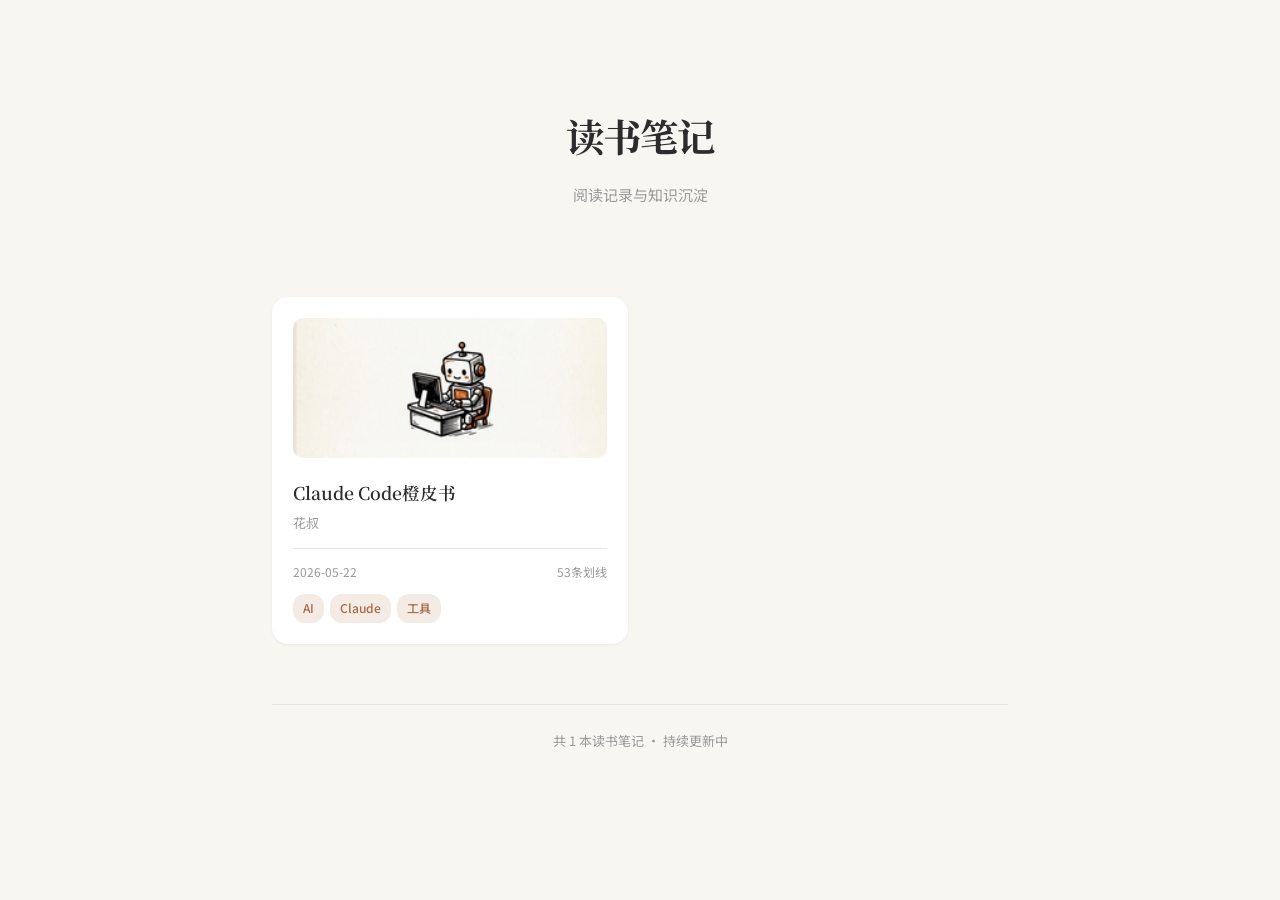
<file: index.html>
<!DOCTYPE html>
<html lang="zh-CN">
<head>
    <meta charset="UTF-8">
    <meta name="viewport" content="width=device-width, initial-scale=1.0">
    <title>读书笔记</title>
    <link rel="stylesheet" href="notes.css">
</head>
<body>

<div class="index-header">
    <h1>读书笔记</h1>
    <p>阅读记录与知识沉淀</p>
</div>

<div class="notes-grid">
    <a href="claude-code-orange-book-notes.html" class="note-card">
        <img class="book-cover" src="images/3300199881-cover.jpg" alt="Claude Code橙皮书">
        <div class="book-title">Claude Code橙皮书</div>
        <div class="book-author">花叔</div>
        <div class="book-meta">
            <span>2026-05-22</span>
            <span>53条划线</span>
        </div>
        <div class="book-tags">
            <span class="tag">AI</span>
            <span class="tag">Claude</span>
            <span class="tag">工具</span>
        </div>
    </a>
</div>

<p class="footer">共 1 本读书笔记 &middot; 持续更新中</p>

</body>
</html>
</file>
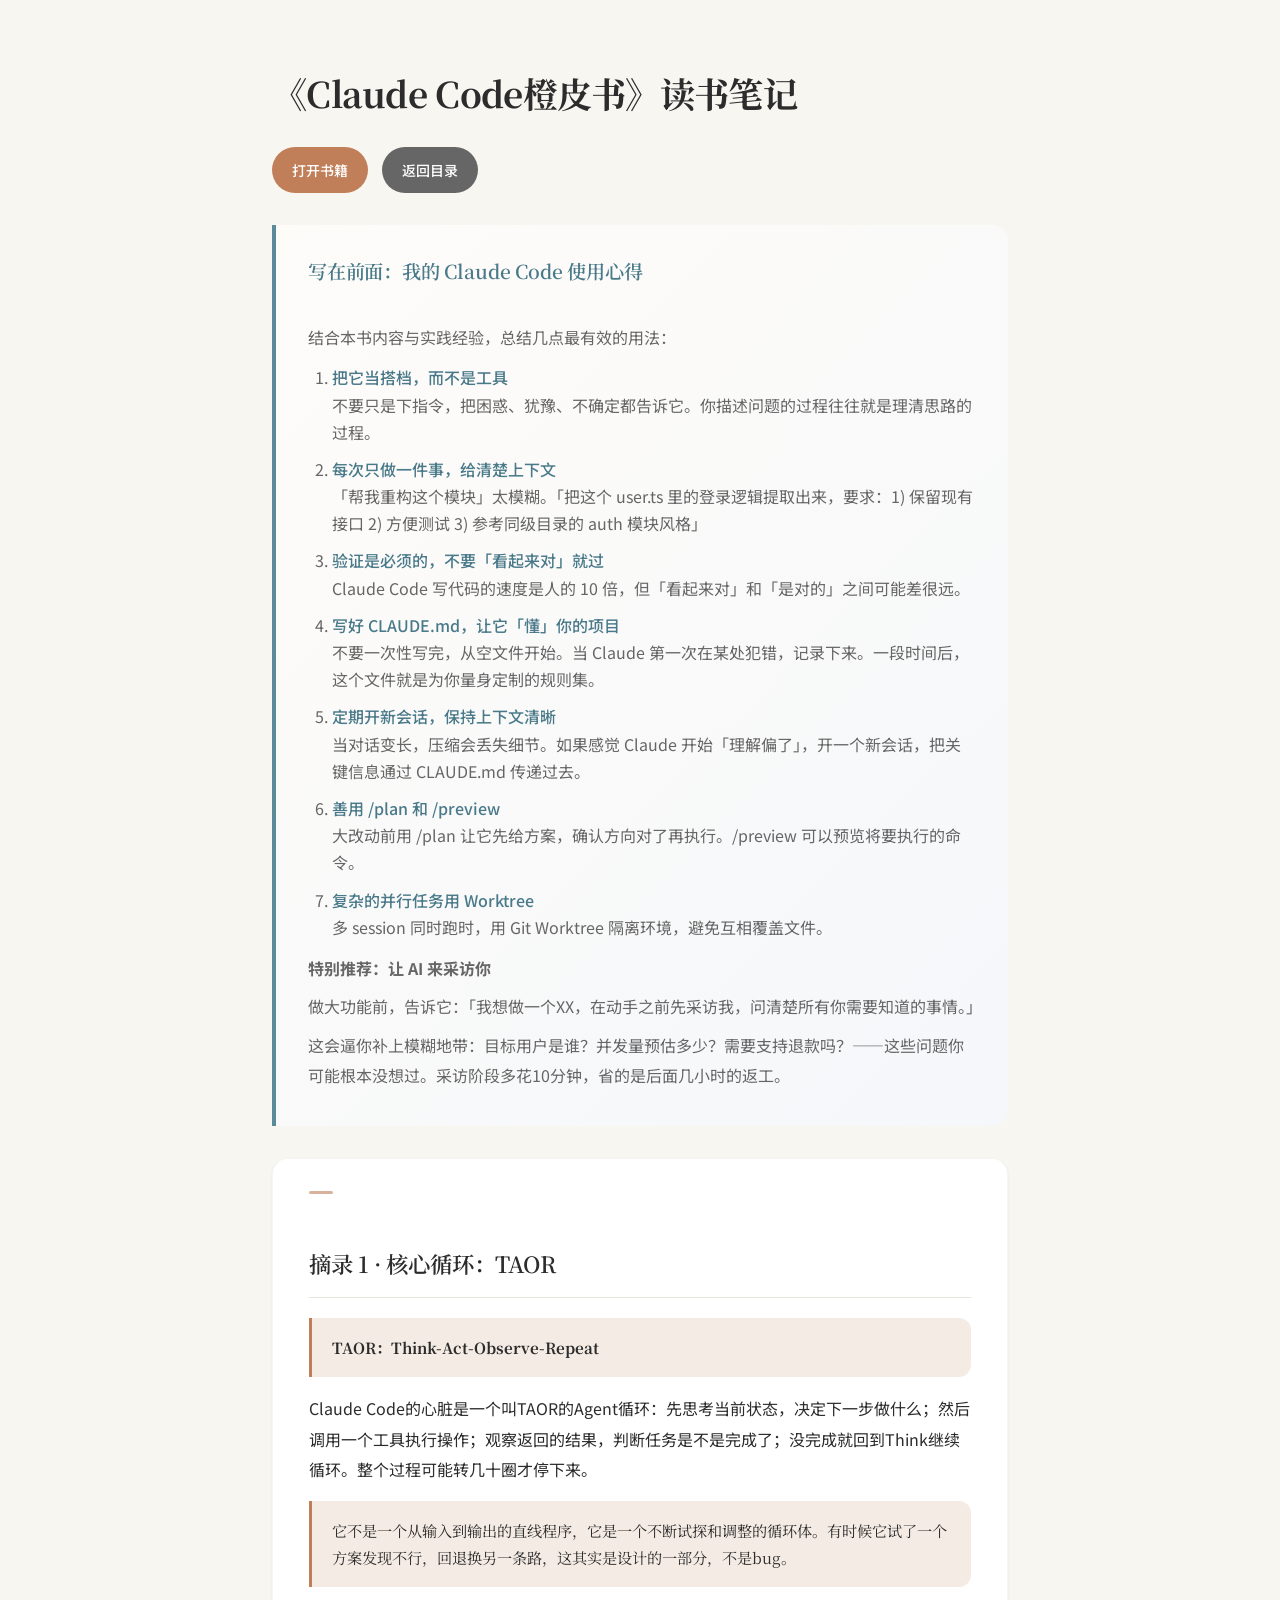
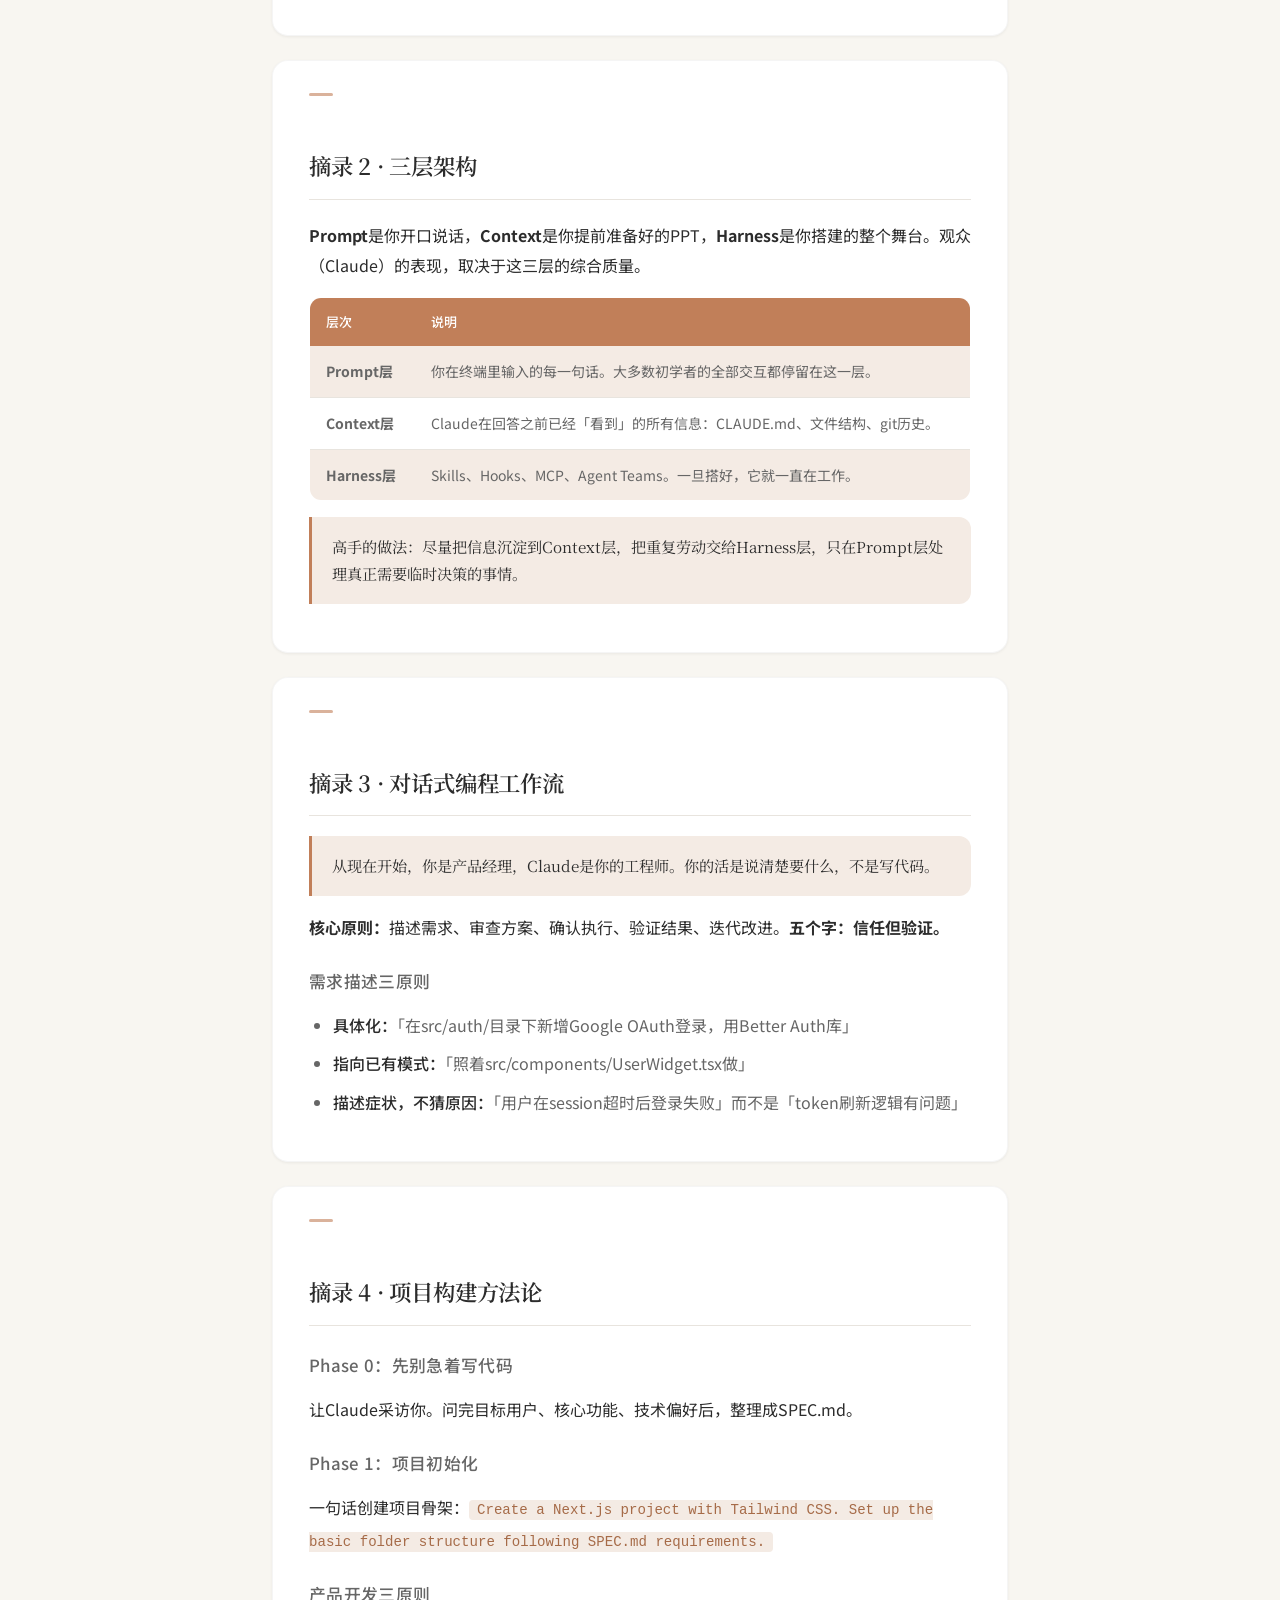
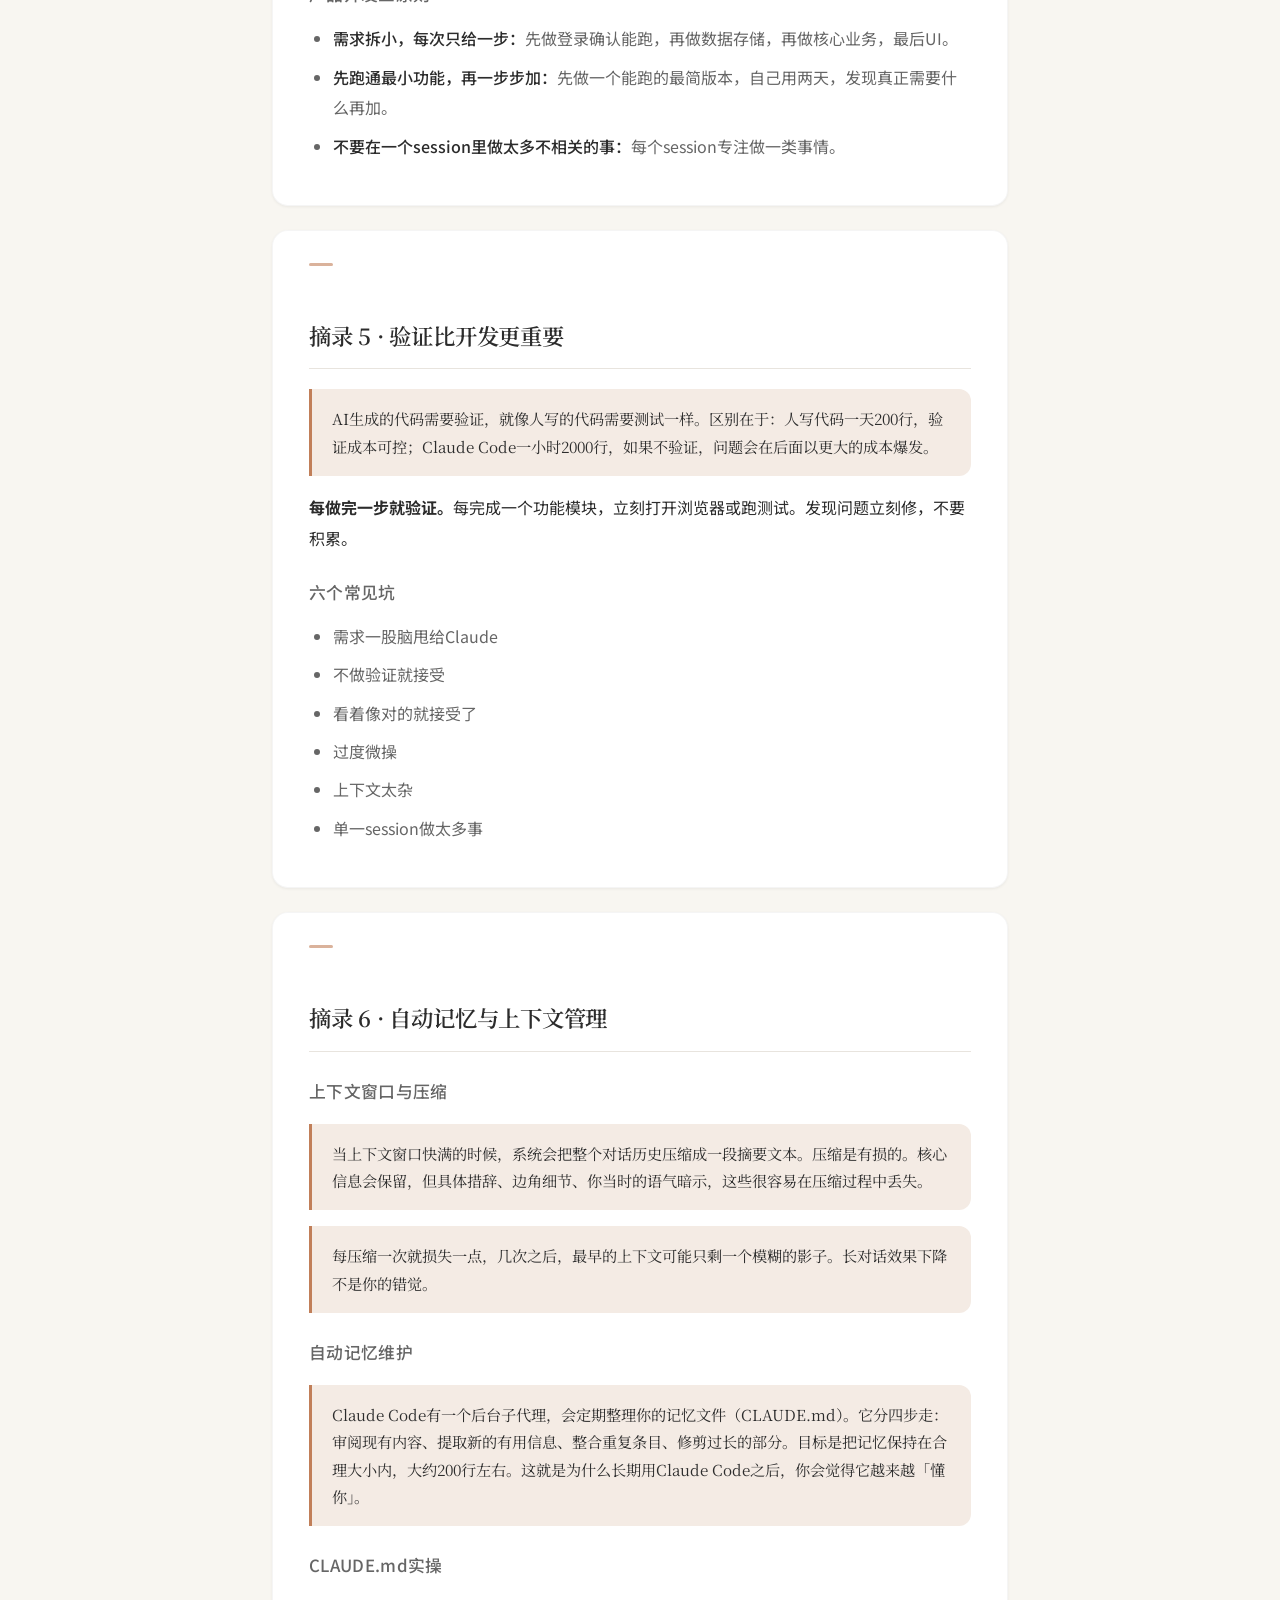
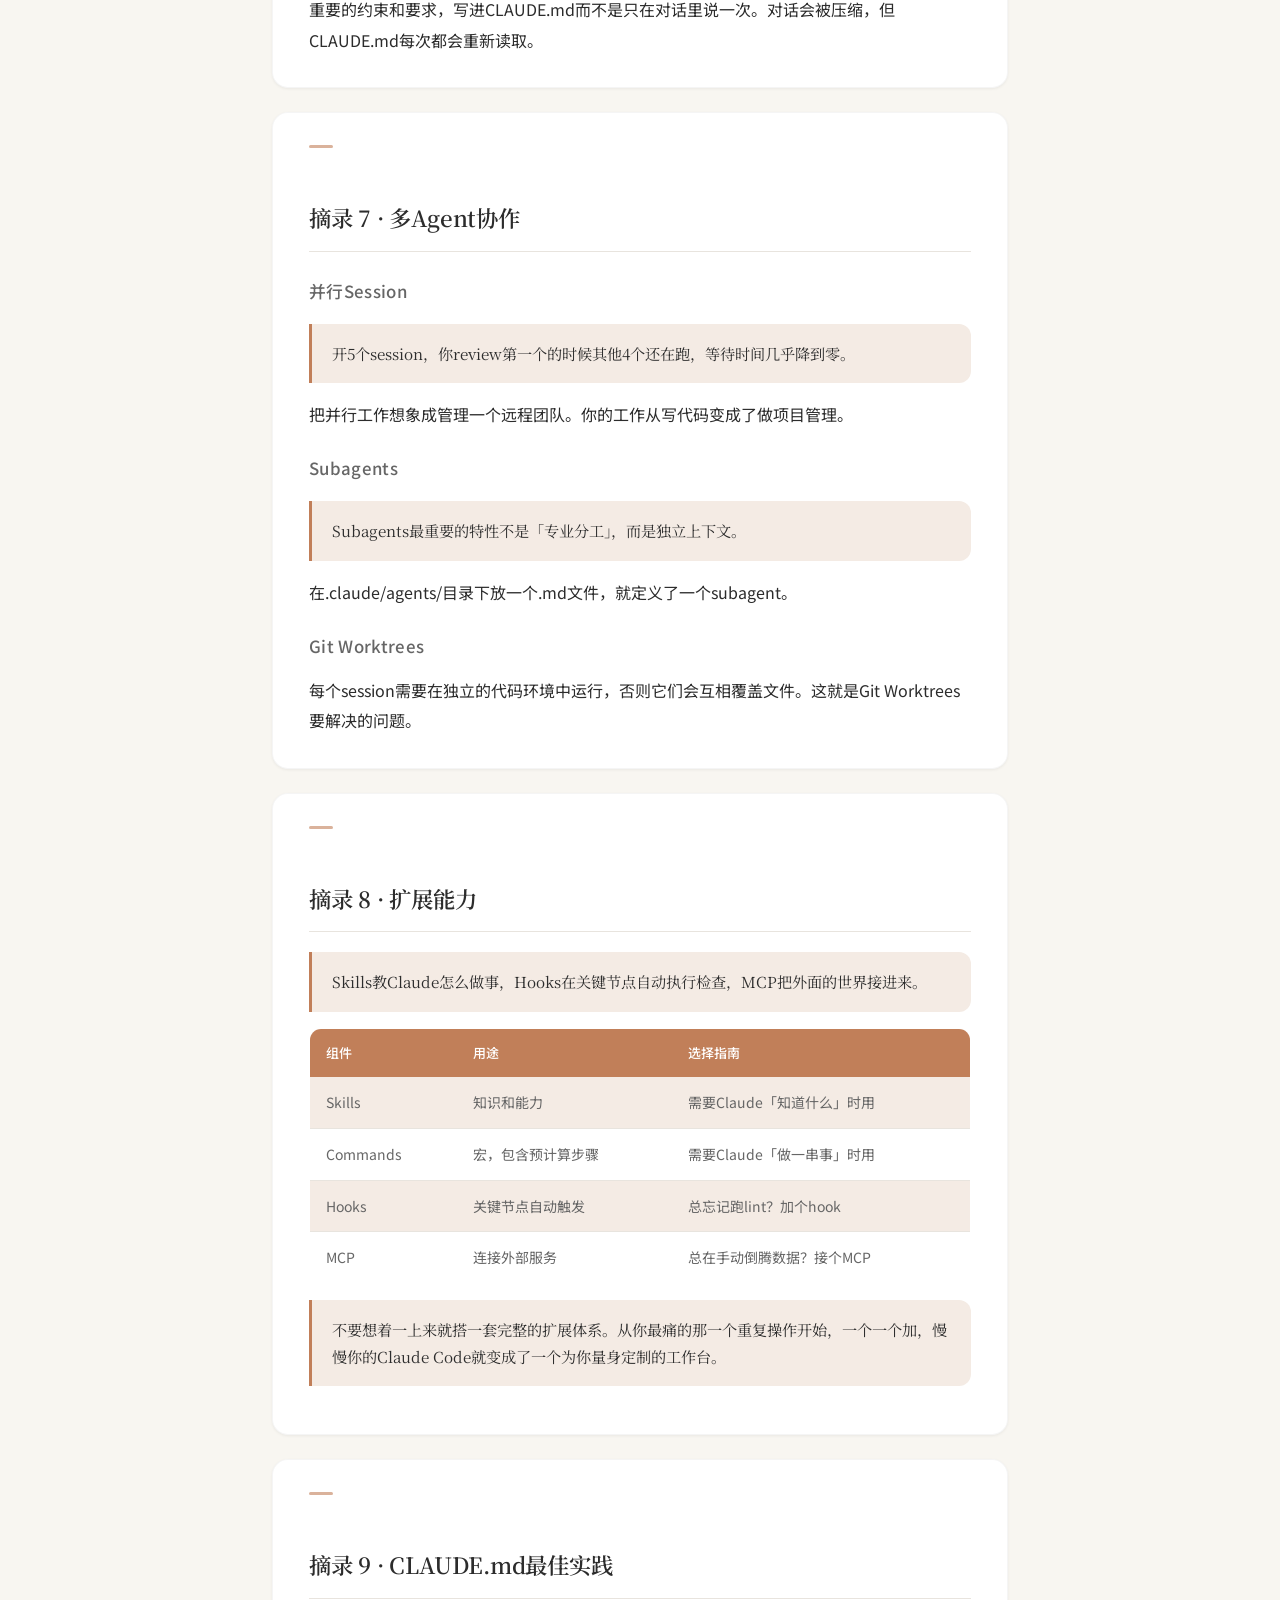
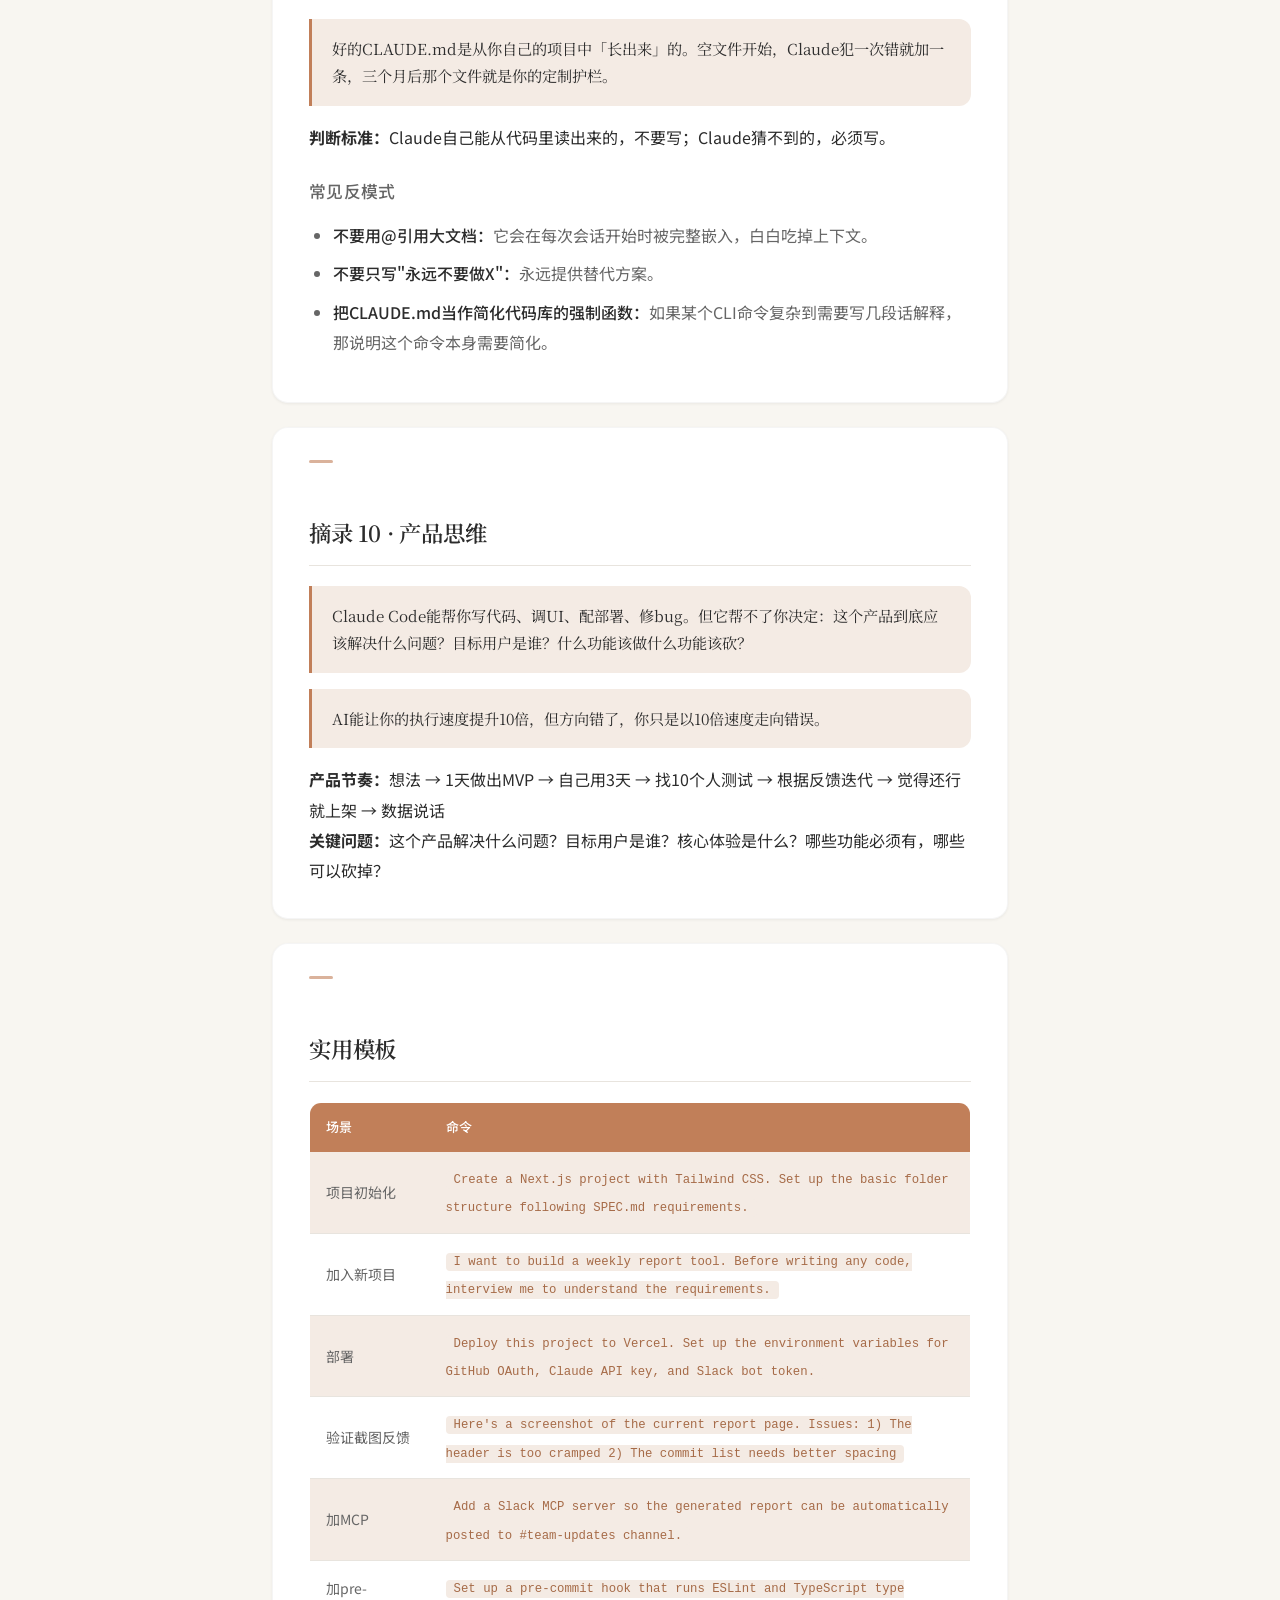
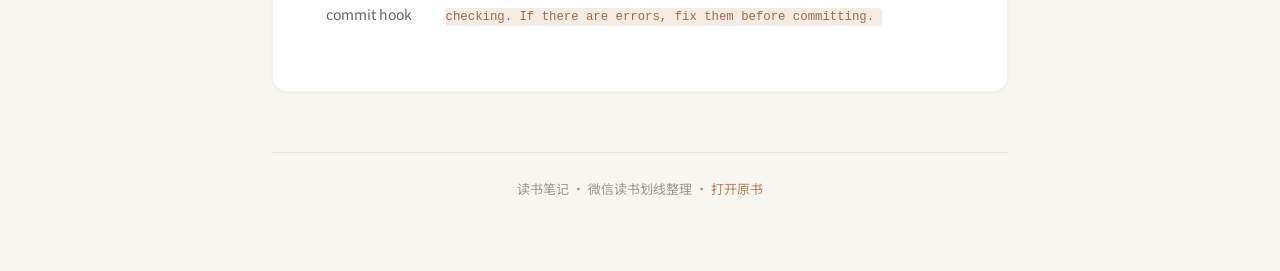
<file: claude-code-orange-book-notes.html>
<!DOCTYPE html>
<html lang="zh-CN">
<head>
    <meta charset="UTF-8">
    <meta name="viewport" content="width=device-width, initial-scale=1.0">
    <title>《Claude Code橙皮书》读书笔记</title>
    <link rel="stylesheet" href="notes.css">
</head>
<body>

<h1>《Claude Code橙皮书》读书笔记</h1>
<a class="book-link" href="weread://reading?bId=3300199881">打开书籍</a>
<a class="book-link" href="index.html" style="background:#666;margin-left:10px;">返回目录</a>

<!-- ============================================
     第一部分：我的心得
     ============================================ -->
<div class="intro-section">
<h2>写在前面：我的 Claude Code 使用心得</h2>

<p>结合本书内容与实践经验，总结几点最有效的用法：</p>

<ol>
<li><strong>把它当搭档，而不是工具</strong><br>
不要只是下指令，把困惑、犹豫、不确定都告诉它。你描述问题的过程往往就是理清思路的过程。</li>

<li><strong>每次只做一件事，给清楚上下文</strong><br>
「帮我重构这个模块」太模糊。「把这个 user.ts 里的登录逻辑提取出来，要求：1) 保留现有接口 2) 方便测试 3) 参考同级目录的 auth 模块风格」</li>

<li><strong>验证是必须的，不要「看起来对」就过</strong><br>
Claude Code 写代码的速度是人的 10 倍，但「看起来对」和「是对的」之间可能差很远。</li>

<li><strong>写好 CLAUDE.md，让它「懂」你的项目</strong><br>
不要一次性写完，从空文件开始。当 Claude 第一次在某处犯错，记录下来。一段时间后，这个文件就是为你量身定制的规则集。</li>

<li><strong>定期开新会话，保持上下文清晰</strong><br>
当对话变长，压缩会丢失细节。如果感觉 Claude 开始「理解偏了」，开一个新会话，把关键信息通过 CLAUDE.md 传递过去。</li>

<li><strong>善用 /plan 和 /preview</strong><br>
大改动前用 /plan 让它先给方案，确认方向对了再执行。/preview 可以预览将要执行的命令。</li>

<li><strong>复杂的并行任务用 Worktree</strong><br>
多 session 同时跑时，用 Git Worktree 隔离环境，避免互相覆盖文件。</li>
</ol>

<p><strong>特别推荐：让 AI 来采访你</strong></p>
<p>做大功能前，告诉它：「我想做一个XX，在动手之前先采访我，问清楚所有你需要知道的事情。」</p>
<p>这会逼你补上模糊地带：目标用户是谁？并发量预估多少？需要支持退款吗？——这些问题你可能根本没想过。采访阶段多花10分钟，省的是后面几小时的返工。</p>
</div>

<!-- ============================================
     第二部分：书中摘录
     ============================================ -->
<div class="section">
<h2 id="1">摘录 1 · 核心循环：TAOR</h2>

<blockquote class="quote">
<strong>TAOR：Think-Act-Observe-Repeat</strong>
</blockquote>

<p>Claude Code的心脏是一个叫TAOR的Agent循环：先思考当前状态，决定下一步做什么；然后调用一个工具执行操作；观察返回的结果，判断任务是不是完成了；没完成就回到Think继续循环。整个过程可能转几十圈才停下来。</p>

<blockquote class="quote">
它不是一个从输入到输出的直线程序，它是一个不断试探和调整的循环体。有时候它试了一个方案发现不行，回退换另一条路，这其实是设计的一部分，不是bug。
</blockquote>
</div>

<div class="section">
<h2 id="2">摘录 2 · 三层架构</h2>

<p><strong>Prompt</strong>是你开口说话，<strong>Context</strong>是你提前准备好的PPT，<strong>Harness</strong>是你搭建的整个舞台。观众（Claude）的表现，取决于这三层的综合质量。</p>

<table>
<tr><th>层次</th><th>说明</th></tr>
<tr><td><strong>Prompt层</strong></td><td>你在终端里输入的每一句话。大多数初学者的全部交互都停留在这一层。</td></tr>
<tr><td><strong>Context层</strong></td><td>Claude在回答之前已经「看到」的所有信息：CLAUDE.md、文件结构、git历史。</td></tr>
<tr><td><strong>Harness层</strong></td><td>Skills、Hooks、MCP、Agent Teams。一旦搭好，它就一直在工作。</td></tr>
</table>

<blockquote class="quote">
高手的做法：尽量把信息沉淀到Context层，把重复劳动交给Harness层，只在Prompt层处理真正需要临时决策的事情。
</blockquote>
</div>

<div class="section">
<h2 id="3">摘录 3 · 对话式编程工作流</h2>

<blockquote class="quote">
从现在开始，你是产品经理，Claude是你的工程师。你的活是说清楚要什么，不是写代码。
</blockquote>

<p><strong>核心原则：</strong>描述需求、审查方案、确认执行、验证结果、迭代改进。<strong>五个字：信任但验证。</strong></p>

<h3>需求描述三原则</h3>
<ul>
<li><strong>具体化：</strong>「在src/auth/目录下新增Google OAuth登录，用Better Auth库」</li>
<li><strong>指向已有模式：</strong>「照着src/components/UserWidget.tsx做」</li>
<li><strong>描述症状，不猜原因：</strong>「用户在session超时后登录失败」而不是「token刷新逻辑有问题」</li>
</ul>
</div>

<div class="section">
<h2 id="4">摘录 4 · 项目构建方法论</h2>

<h3>Phase 0：先别急着写代码</h3>
<p>让Claude采访你。问完目标用户、核心功能、技术偏好后，整理成SPEC.md。</p>

<h3>Phase 1：项目初始化</h3>
<p>一句话创建项目骨架：<code>Create a Next.js project with Tailwind CSS. Set up the basic folder structure following SPEC.md requirements.</code></p>

<h3>产品开发三原则</h3>
<ul>
<li><strong>需求拆小，每次只给一步：</strong>先做登录确认能跑，再做数据存储，再做核心业务，最后UI。</li>
<li><strong>先跑通最小功能，再一步步加：</strong>先做一个能跑的最简版本，自己用两天，发现真正需要什么再加。</li>
<li><strong>不要在一个session里做太多不相关的事：</strong>每个session专注做一类事情。</li>
</ul>
</div>

<div class="section">
<h2 id="5">摘录 5 · 验证比开发更重要</h2>

<blockquote class="quote">
AI生成的代码需要验证，就像人写的代码需要测试一样。区别在于：人写代码一天200行，验证成本可控；Claude Code一小时2000行，如果不验证，问题会在后面以更大的成本爆发。
</blockquote>

<p><strong>每做完一步就验证。</strong>每完成一个功能模块，立刻打开浏览器或跑测试。发现问题立刻修，不要积累。</p>

<h3>六个常见坑</h3>
<ul>
<li>需求一股脑甩给Claude</li>
<li>不做验证就接受</li>
<li>看着像对的就接受了</li>
<li>过度微操</li>
<li>上下文太杂</li>
<li>单一session做太多事</li>
</ul>
</div>

<div class="section">
<h2 id="6">摘录 6 · 自动记忆与上下文管理</h2>

<h3>上下文窗口与压缩</h3>
<blockquote class="quote">
当上下文窗口快满的时候，系统会把整个对话历史压缩成一段摘要文本。压缩是有损的。核心信息会保留，但具体措辞、边角细节、你当时的语气暗示，这些很容易在压缩过程中丢失。
</blockquote>

<blockquote class="quote">
每压缩一次就损失一点，几次之后，最早的上下文可能只剩一个模糊的影子。长对话效果下降不是你的错觉。
</blockquote>

<h3>自动记忆维护</h3>
<blockquote class="quote">
Claude Code有一个后台子代理，会定期整理你的记忆文件（CLAUDE.md）。它分四步走：审阅现有内容、提取新的有用信息、整合重复条目、修剪过长的部分。目标是把记忆保持在合理大小内，大约200行左右。这就是为什么长期用Claude Code之后，你会觉得它越来越「懂你」。
</blockquote>

<h3>CLAUDE.md实操</h3>
<p>重要的约束和要求，写进CLAUDE.md而不是只在对话里说一次。对话会被压缩，但CLAUDE.md每次都会重新读取。</p>
</div>

<div class="section">
<h2 id="7">摘录 7 · 多Agent协作</h2>

<h3>并行Session</h3>
<blockquote class="quote">
开5个session，你review第一个的时候其他4个还在跑，等待时间几乎降到零。
</blockquote>
<p>把并行工作想象成管理一个远程团队。你的工作从写代码变成了做项目管理。</p>

<h3>Subagents</h3>
<blockquote class="quote">
Subagents最重要的特性不是「专业分工」，而是独立上下文。
</blockquote>
<p>在.claude/agents/目录下放一个.md文件，就定义了一个subagent。</p>

<h3>Git Worktrees</h3>
<p>每个session需要在独立的代码环境中运行，否则它们会互相覆盖文件。这就是Git Worktrees要解决的问题。</p>
</div>

<div class="section">
<h2 id="8">摘录 8 · 扩展能力</h2>

<blockquote class="quote">
Skills教Claude怎么做事，Hooks在关键节点自动执行检查，MCP把外面的世界接进来。
</blockquote>

<table>
<tr><th>组件</th><th>用途</th><th>选择指南</th></tr>
<tr><td>Skills</td><td>知识和能力</td><td>需要Claude「知道什么」时用</td></tr>
<tr><td>Commands</td><td>宏，包含预计算步骤</td><td>需要Claude「做一串事」时用</td></tr>
<tr><td>Hooks</td><td>关键节点自动触发</td><td>总忘记跑lint？加个hook</td></tr>
<tr><td>MCP</td><td>连接外部服务</td><td>总在手动倒腾数据？接个MCP</td></tr>
</table>

<blockquote class="quote">
不要想着一上来就搭一套完整的扩展体系。从你最痛的那一个重复操作开始，一个一个加，慢慢你的Claude Code就变成了一个为你量身定制的工作台。
</blockquote>
</div>

<div class="section">
<h2 id="9">摘录 9 · CLAUDE.md最佳实践</h2>

<blockquote class="quote">
好的CLAUDE.md是从你自己的项目中「长出来」的。空文件开始，Claude犯一次错就加一条，三个月后那个文件就是你的定制护栏。
</blockquote>

<p><strong>判断标准：</strong>Claude自己能从代码里读出来的，不要写；Claude猜不到的，必须写。</p>

<h3>常见反模式</h3>
<ul>
<li><strong>不要用@引用大文档：</strong>它会在每次会话开始时被完整嵌入，白白吃掉上下文。</li>
<li><strong>不要只写"永远不要做X"：</strong>永远提供替代方案。</li>
<li><strong>把CLAUDE.md当作简化代码库的强制函数：</strong>如果某个CLI命令复杂到需要写几段话解释，那说明这个命令本身需要简化。</li>
</ul>
</div>

<div class="section">
<h2 id="10">摘录 10 · 产品思维</h2>

<blockquote class="quote">
Claude Code能帮你写代码、调UI、配部署、修bug。但它帮不了你决定：这个产品到底应该解决什么问题？目标用户是谁？什么功能该做什么功能该砍？
</blockquote>

<blockquote class="quote">
AI能让你的执行速度提升10倍，但方向错了，你只是以10倍速度走向错误。
</blockquote>

<p><strong>产品节奏：</strong>想法 → 1天做出MVP → 自己用3天 → 找10个人测试 → 根据反馈迭代 → 觉得还行就上架 → 数据说话</p>

<p><strong>关键问题：</strong>这个产品解决什么问题？目标用户是谁？核心体验是什么？哪些功能必须有，哪些可以砍掉？</p>
</div>

<!-- ============================================
     第三部分：实用模板
     ============================================ -->
<div class="section">
<h2>实用模板</h2>

<table>
<tr><th>场景</th><th>命令</th></tr>
<tr><td>项目初始化</td><td><code>Create a Next.js project with Tailwind CSS. Set up the basic folder structure following SPEC.md requirements.</code></td></tr>
<tr><td>加入新项目</td><td><code>I want to build a weekly report tool. Before writing any code, interview me to understand the requirements.</code></td></tr>
<tr><td>部署</td><td><code>Deploy this project to Vercel. Set up the environment variables for GitHub OAuth, Claude API key, and Slack bot token.</code></td></tr>
<tr><td>验证截图反馈</td><td><code>Here's a screenshot of the current report page. Issues: 1) The header is too cramped 2) The commit list needs better spacing</code></td></tr>
<tr><td>加MCP</td><td><code>Add a Slack MCP server so the generated report can be automatically posted to #team-updates channel.</code></td></tr>
<tr><td>加pre-commit hook</td><td><code>Set up a pre-commit hook that runs ESLint and TypeScript type checking. If there are errors, fix them before committing.</code></td></tr>
</table>
</div>

<p class="footer">
读书笔记 &middot; 微信读书划线整理 &middot; <a href="weread://reading?bId=3300199881">打开原书</a>
</p>

</body>
</html>
</file>
<file: notes.css>
/* ============================================
   阅读笔记 - 清爽阅读风格
   ============================================ */

/* 字体配置 */
@import url('https://fonts.googleapis.com/css2?family=Noto+Serif+SC:wght@400;600;700&family=Noto+Sans+SC:wght@300;400;500&display=swap');

/* 配色方案 - 暖色书卷气 */
:root {
    --bg-base: #f8f6f1;
    --bg-card: #ffffff;
    --text-primary: #2c2c2c;
    --text-secondary: #666666;
    --text-muted: #999999;
    --accent: #c17f59;
    --accent-light: #f4ebe4;
    --accent-hover: #a66b48;
    --border: #e8e4de;
    --shadow: rgba(0,0,0,0.06);
    --highlight: #fff9e6;
}

/* 重置 */
* { box-sizing: border-box; margin: 0; padding: 0; }
html { scroll-behavior: smooth; }

/* 基础样式 */
body {
    font-family: 'Noto Sans SC', -apple-system, BlinkMacSystemFont, sans-serif;
    line-height: 1.9;
    color: var(--text-primary);
    background: var(--bg-base);
    max-width: 800px;
    margin: 0 auto;
    padding: 60px 32px;
    font-weight: 400;
    font-size: 16px;
}

/* 标题 */
h1 {
    font-family: 'Noto Serif SC', serif;
    font-size: 2.2em;
    font-weight: 700;
    color: var(--text-primary);
    letter-spacing: -0.02em;
    margin-bottom: 8px;
}

h2 {
    font-family: 'Noto Serif SC', serif;
    font-size: 1.4em;
    font-weight: 600;
    color: var(--text-primary);
    margin: 48px 0 20px;
    padding-bottom: 12px;
    border-bottom: 1px solid var(--border);
    letter-spacing: -0.01em;
}

h3 {
    font-size: 1.05em;
    font-weight: 500;
    color: var(--text-secondary);
    margin: 24px 0 12px;
    letter-spacing: 0.02em;
}

/* 链接按钮 */
.book-link {
    display: inline-flex;
    align-items: center;
    gap: 6px;
    margin: 12px 0 32px;
    padding: 10px 20px;
    background: var(--accent);
    color: #fff;
    text-decoration: none;
    border-radius: 24px;
    font-size: 14px;
    font-weight: 500;
    transition: all 0.2s ease;
    border: none;
    cursor: pointer;
}
.book-link:hover {
    background: var(--accent-hover);
    transform: translateY(-1px);
    box-shadow: 0 4px 12px rgba(193,127,89,0.25);
}

/* 章节卡片 */
.section {
    background: var(--bg-card);
    border-radius: 16px;
    padding: 32px 36px;
    margin-bottom: 24px;
    box-shadow: 0 1px 3px var(--shadow);
    border: 1px solid rgba(0,0,0,0.04);
    transition: box-shadow 0.3s ease;
}
.section:hover {
    box-shadow: 0 4px 16px var(--shadow);
}

/* 引用块 */
.quote {
    background: var(--accent-light);
    border-left: 3px solid var(--accent);
    padding: 16px 20px;
    margin: 16px 0;
    border-radius: 0 12px 12px 0;
    font-family: 'Noto Serif SC', serif;
    font-size: 0.95em;
    line-height: 1.8;
    color: var(--text-primary);
}

/* 列表 */
ul, ol {
    padding-left: 24px;
    margin: 12px 0;
}
li {
    margin: 8px 0;
    color: var(--text-secondary);
}
li strong {
    color: var(--text-primary);
    font-weight: 500;
}

/* 表格 */
table {
    width: 100%;
    border-collapse: collapse;
    margin: 16px 0;
    font-size: 14px;
    border-radius: 12px;
    overflow: hidden;
    border: 1px solid var(--border);
}
th {
    background: var(--accent);
    color: #fff;
    padding: 12px 16px;
    text-align: left;
    font-weight: 500;
    font-size: 13px;
}
td {
    padding: 12px 16px;
    border-bottom: 1px solid var(--border);
    color: var(--text-secondary);
}
tr:last-child td { border-bottom: none; }
tr:nth-child(even) { background: var(--accent-light); }
tr:hover { background: var(--highlight); }

/* 行内代码 */
code {
    font-family: 'SF Mono', 'Fira Code', monospace;
    background: var(--accent-light);
    padding: 2px 8px;
    border-radius: 4px;
    font-size: 0.88em;
    color: var(--accent-hover);
}

/* 分割线 */
hr {
    border: none;
    height: 1px;
    background: var(--border);
    margin: 32px 0;
}

/* 页脚 */
.footer {
    text-align: center;
    margin-top: 60px;
    padding: 24px;
    color: var(--text-muted);
    font-size: 13px;
    border-top: 1px solid var(--border);
}
.footer a {
    color: var(--accent);
    text-decoration: none;
}
.footer a:hover { text-decoration: underline; }

/* ============================================
   写在前面 - 特别样式
   ============================================ */
.intro-section {
    background: linear-gradient(135deg, #fefcf9 0%, #f5f7fa 100%);
    border-left: 4px solid #5b8a9a;
    border-radius: 0 16px 16px 0;
    padding: 28px 32px;
    margin-bottom: 32px;
}
.intro-section h2 {
    margin-top: 0;
    border-bottom: none;
    color: #4a7a8a;
    font-size: 1.2em;
}
.intro-section p {
    color: var(--text-secondary);
    margin: 8px 0;
}
.intro-section ol {
    padding-left: 24px;
    margin: 12px 0;
}
.intro-section li {
    margin: 10px 0;
    color: var(--text-secondary);
    line-height: 1.7;
}
.intro-section li strong {
    color: #4a7a8a;
    font-weight: 500;
}

/* ============================================
   笔记目录页样式
   ============================================ */
.index-header {
    text-align: center;
    margin-bottom: 48px;
    padding: 40px 0;
}
.index-header h1 {
    font-family: 'Noto Serif SC', serif;
    font-size: 2.4em;
    font-weight: 700;
    margin-bottom: 8px;
    letter-spacing: -0.03em;
}
.index-header p {
    color: var(--text-muted);
    font-size: 15px;
}

.notes-grid {
    display: grid;
    grid-template-columns: repeat(auto-fill, minmax(260px, 1fr));
    gap: 24px;
    margin-top: 32px;
}

.note-card {
    background: var(--bg-card);
    border-radius: 16px;
    padding: 20px;
    text-decoration: none;
    color: inherit;
    display: block;
    transition: all 0.3s cubic-bezier(0.4, 0, 0.2, 1);
    border: 1px solid transparent;
    box-shadow: 0 1px 3px var(--shadow);
}
.note-card:hover {
    transform: translateY(-4px);
    box-shadow: 0 12px 32px rgba(0,0,0,0.1);
    border-color: var(--accent-light);
}

.note-card .book-cover {
    width: 100%;
    height: 140px;
    object-fit: cover;
    border-radius: 10px;
    margin-bottom: 14px;
    background: linear-gradient(135deg, var(--accent-light) 0%, var(--border) 100%);
}

.note-card .book-title {
    font-family: 'Noto Serif SC', serif;
    font-size: 1.1em;
    font-weight: 600;
    margin-bottom: 6px;
    color: var(--text-primary);
    line-height: 1.4;
}

.note-card .book-author {
    font-size: 13px;
    color: var(--text-muted);
    margin-bottom: 10px;
}

.note-card .book-meta {
    display: flex;
    justify-content: space-between;
    font-size: 12px;
    color: var(--text-muted);
    margin-top: 12px;
    padding-top: 12px;
    border-top: 1px solid var(--border);
}

.note-card .book-tags {
    display: flex;
    gap: 6px;
    flex-wrap: wrap;
    margin-top: 10px;
}

.tag {
    background: var(--accent-light);
    color: var(--accent-hover);
    padding: 3px 10px;
    border-radius: 12px;
    font-size: 12px;
    font-weight: 500;
}

/* ============================================
   装饰元素
   ============================================ */
.section::before {
    content: '';
    display: block;
    width: 24px;
    height: 3px;
    background: var(--accent);
    border-radius: 2px;
    margin-bottom: 20px;
    opacity: 0.6;
}

/* 入场动画 */
@keyframes fadeInUp {
    from {
        opacity: 0;
        transform: translateY(16px);
    }
    to {
        opacity: 1;
        transform: translateY(0);
    }
}

.section, .intro-section, .note-card {
    animation: fadeInUp 0.5s ease forwards;
}
.section:nth-child(1) { animation-delay: 0.05s; }
.section:nth-child(2) { animation-delay: 0.1s; }
.section:nth-child(3) { animation-delay: 0.15s; }
.section:nth-child(4) { animation-delay: 0.2s; }
.section:nth-child(5) { animation-delay: 0.25s; }

/* 响应式 */
@media (max-width: 600px) {
    body { padding: 32px 16px; }
    h1 { font-size: 1.8em; }
    h2 { font-size: 1.25em; }
    .section { padding: 24px 20px; }
    .notes-grid { grid-template-columns: 1fr; }
}
</file>
